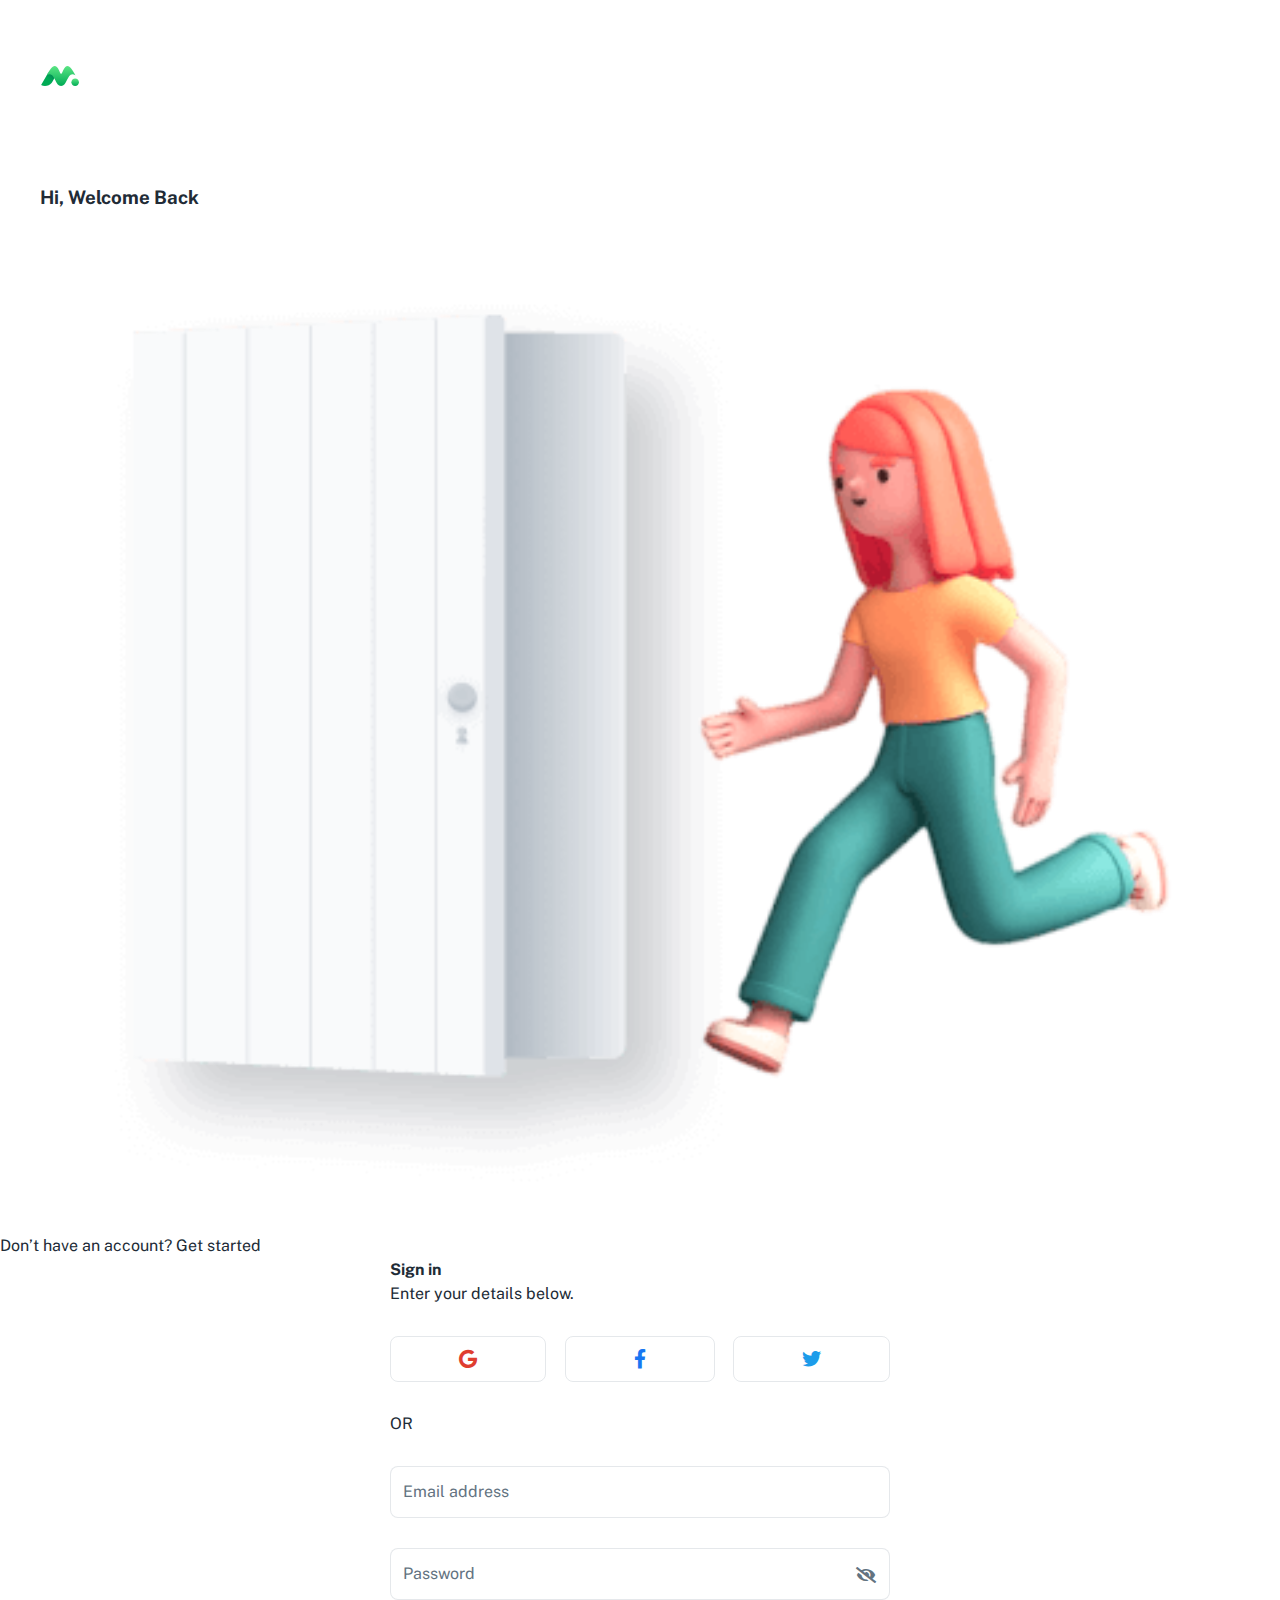
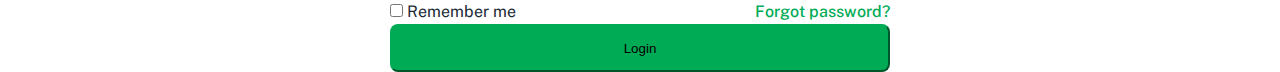
<file: login.html>
<!DOCTYPE html>
<html lang="en">
    <head>
        <meta charset="UTF-8" />
        <meta http-equiv="X-UA-Compatible" content="IE=edge" />
        <meta name="viewport" content="width=device-width, initial-scale=1.0" />
        <title>Login</title>
        <link rel="preconnect" href="https://fonts.googleapis.com" />
        <link rel="preconnect" href="https://fonts.gstatic.com" crossorigin />
        <link
            href="https://fonts.googleapis.com/css2?family=Public+Sans:ital,wght@0,100;0,200;0,300;0,400;0,500;0,600;0,700;0,800;0,900;1,100;1,200;1,300;1,400;1,500;1,600;1,700;1,800;1,900&display=swap"
            rel="stylesheet"
        />
        <link
            rel="stylesheet"
            href="https://cdnjs.cloudflare.com/ajax/libs/font-awesome/5.15.3/css/all.min.css"
        />
        <link
            href="https://cdn.jsdelivr.net/npm/bootstrap@5.0.2/dist/css/bootstrap.min.css"
            rel="stylesheet"
            integrity="sha384-EVSTQN3/azprG1Anm3QDgpJLIm9Nao0Yz1ztcQTwFspd3yD65VohhpuuCOmLASjC"
            crossorigin="anonymous"
        />
        <link rel="stylesheet" href="./assets/styles/main.css" />
    </head>

    <body>
        <div id="app">
            <section id="login">
                <div class="container-fluid">
                    <div class="row">
                        <div class="col-md-4">
                            <div class="card shadow">
                                <img src="./assets/img/logo.svg" width="40" />
                                <h3 class="fw-bold">Hi, Welcome Back</h3>
                                <img
                                    class="mb-5"
                                    src="./assets/img/illustration_login.png"
                                    width="450"
                                />
                            </div>
                        </div>
                        <div class="col-md-8">
                            <div class="text-end p-5">
                                <span>Don’t have an account?</span>
                                <a
                                    href="register.html"
                                    class="text-success fw-bold"
                                    >Get started</a
                                >
                            </div>
                            <div class="sign-in">
                                <h4 class="fw-bold mb-2">Sign in</h4>
                                <span>Enter your details below.</span>
                                <div class="socials">
                                    <button>
                                        <i class="fab fa-google"></i>
                                    </button>
                                    <button>
                                        <i class="fab fa-facebook-f"></i>
                                    </button>
                                    <button>
                                        <i class="fab fa-twitter"></i>
                                    </button>
                                </div>
                                <span
                                    class="
                                        text-secondary
                                        d-flex
                                        justify-content-center
                                    "
                                    >OR</span
                                >
                                <form action="" method="post" id="form-login">
                                    <div class="material-textfield">
                                        <input
                                            placeholder=" "
                                            type="text"
                                            id="email"
                                            name="email"
                                        />
                                        <label>Email address</label>
                                        <span class="message"></span>
                                    </div>
                                    <div class="material-textfield">
                                        <input
                                            placeholder=" "
                                            type="password"
                                            id="password"
                                            name="password"
                                        />
                                        <label>Password</label>
                                        <span class="message"></span>
                                        <div class="show-password">
                                            <i class="fas fa-eye-slash"></i>
                                        </div>
                                    </div>
                                    <div class="mt-4 mb-4 form-check">
                                        <div>
                                            <input
                                                type="checkbox"
                                                class="form-check-input"
                                                id="rememberMe"
                                            />
                                            <label
                                                class="form-check-label"
                                                for="rememberMe"
                                                >Remember me</label
                                            >
                                        </div>
                                        <a href="">Forgot password?</a>
                                    </div>
                                    <button
                                        type="submit"
                                        class="btn btn-success"
                                    >
                                        Login
                                    </button>
                                </form>
                            </div>
                        </div>
                    </div>
                </div>
            </section>
        </div>
        <script
            src="https://cdn.jsdelivr.net/npm/bootstrap@5.0.2/dist/js/bootstrap.bundle.min.js"
            integrity="sha384-MrcW6ZMFYlzcLA8Nl+NtUVF0sA7MsXsP1UyJoMp4YLEuNSfAP+JcXn/tWtIaxVXM"
            crossorigin="anonymous"
        ></script>
        <script src="./assets/js/validate.js"></script>
        <script>
            Validator({
                form: "#form-login",
                formGroupSelector: ".material-textfield",
                errorSelector: ".message",
                rules: [
                    Validator.isRequired("#email"),
                    Validator.isEmail("#email"),
                    Validator.isRequired("#password"),
                    Validator.minLength("#password", 6),
                ],
                onSubmit: function (data) {
                    //Call API
                    console.log(data);
                },
            });
        </script>
    </body>
</html>
</file>
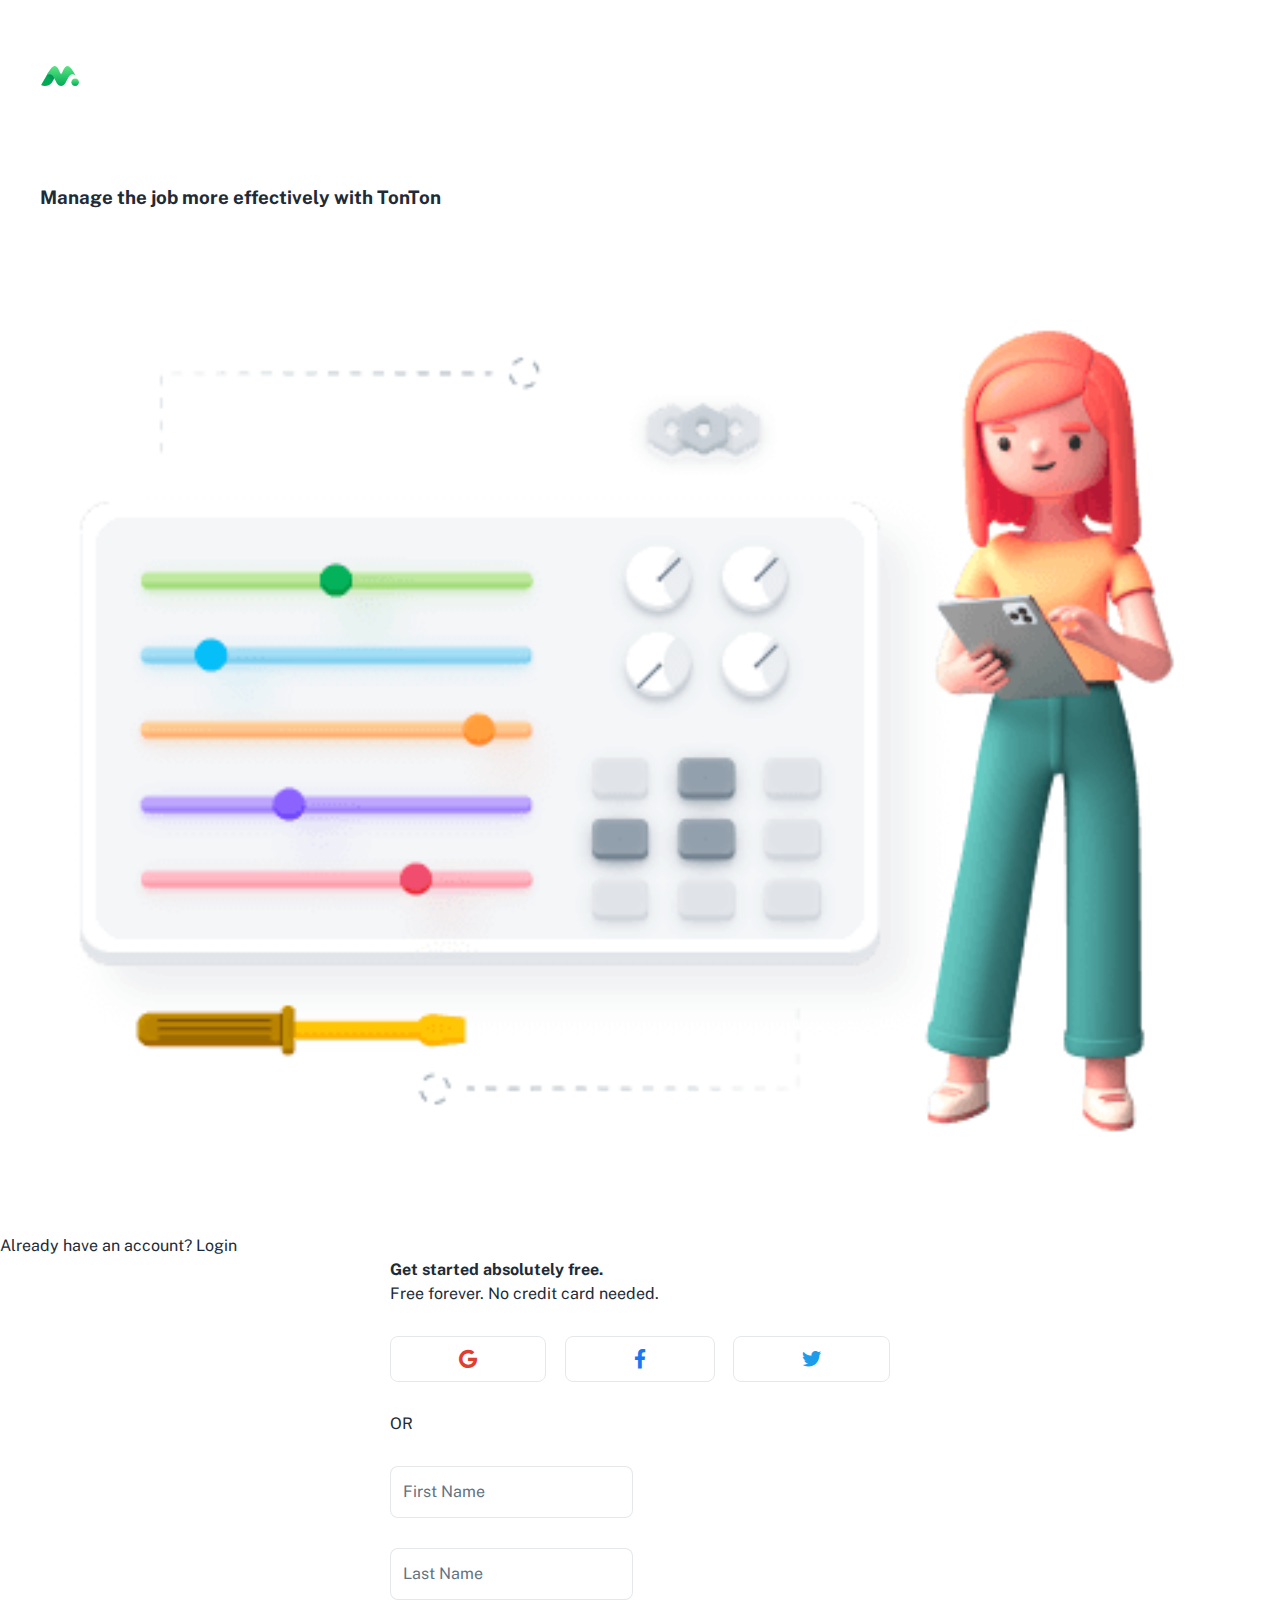
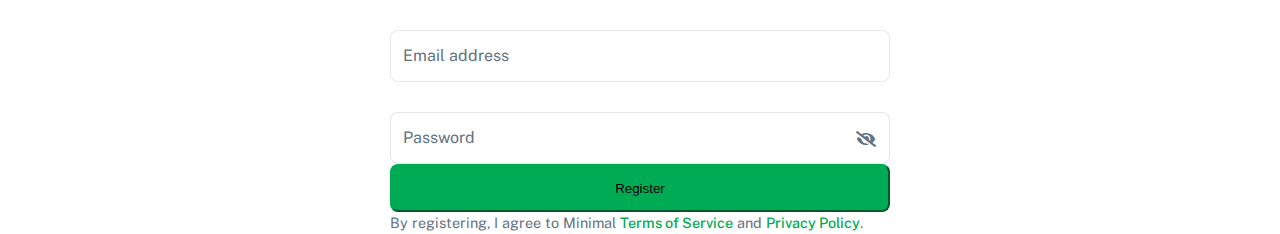
<file: register.html>
<!DOCTYPE html>
<html lang="en">
    <head>
        <meta charset="UTF-8" />
        <meta http-equiv="X-UA-Compatible" content="IE=edge" />
        <meta name="viewport" content="width=device-width, initial-scale=1.0" />
        <title>Register</title>
        <link rel="preconnect" href="https://fonts.googleapis.com" />
        <link rel="preconnect" href="https://fonts.gstatic.com" crossorigin />
        <link
            href="https://fonts.googleapis.com/css2?family=Public+Sans:ital,wght@0,100;0,200;0,300;0,400;0,500;0,600;0,700;0,800;0,900;1,100;1,200;1,300;1,400;1,500;1,600;1,700;1,800;1,900&display=swap"
            rel="stylesheet"
        />
        <link
            rel="stylesheet"
            href="https://cdnjs.cloudflare.com/ajax/libs/font-awesome/5.15.3/css/all.min.css"
        />
        <link
            href="https://cdn.jsdelivr.net/npm/bootstrap@5.0.2/dist/css/bootstrap.min.css"
            rel="stylesheet"
            integrity="sha384-EVSTQN3/azprG1Anm3QDgpJLIm9Nao0Yz1ztcQTwFspd3yD65VohhpuuCOmLASjC"
            crossorigin="anonymous"
        />
        <link rel="stylesheet" href="./assets/styles/main.css" />
    </head>

    <body>
        <div id="app">
            <section id="register">
                <div class="container-fluid">
                    <div class="row">
                        <div class="col-md-4">
                            <div class="card shadow">
                                <img src="./assets/img/logo.svg" width="40" />
                                <h3 class="fw-bold">
                                    Manage the job more effectively with TonTon
                                </h3>
                                <img
                                    class="mb-2"
                                    src="./assets/img/illustration_register.png"
                                    width="450"
                                />
                            </div>
                        </div>
                        <div class="col-md-8">
                            <div class="text-end p-5 pb-3">
                                <span> Already have an account?</span>
                                <a
                                    href="login.html"
                                    class="text-success fw-bold"
                                >
                                    Login
                                </a>
                            </div>
                            <div class="sign-in">
                                <h4 class="fw-bold mb-2">
                                    Get started absolutely free.
                                </h4>
                                <span
                                    >Free forever. No credit card needed.</span
                                >
                                <div class="socials">
                                    <button>
                                        <i class="fab fa-google"></i>
                                    </button>
                                    <button>
                                        <i class="fab fa-facebook-f"></i>
                                    </button>
                                    <button>
                                        <i class="fab fa-twitter"></i>
                                    </button>
                                </div>
                                <span
                                    class="
                                        text-secondary
                                        d-flex
                                        justify-content-center
                                    "
                                    >OR</span
                                >
                                <form
                                    action=""
                                    method="POST"
                                    id="form-register"
                                >
                                    <div
                                        class="
                                            d-flex
                                            justify-content-between
                                            fullname
                                        "
                                    >
                                        <div class="material-textfield">
                                            <input
                                                placeholder=" "
                                                type="text"
                                                id="firstname"
                                                name="firstname"
                                            />
                                            <label>First Name</label>
                                            <span class="message"></span>
                                        </div>
                                        <div class="material-textfield">
                                            <input
                                                placeholder=" "
                                                type="text"
                                                id="lastname"
                                                name="lastname"
                                            />
                                            <label>Last Name</label>
                                            <span class="message"></span>
                                        </div>
                                    </div>
                                    <div class="material-textfield">
                                        <input
                                            placeholder=" "
                                            type="text"
                                            id="email"
                                            name="email"
                                        />
                                        <label>Email address</label>
                                        <span class="message"></span>
                                    </div>
                                    <div class="material-textfield">
                                        <input
                                            placeholder=" "
                                            type="password"
                                            id="password"
                                            name="password"
                                        />
                                        <label>Password</label>
                                        <span class="message"></span>
                                        <div class="show-password">
                                            <i class="fas fa-eye-slash"></i>
                                        </div>
                                    </div>
                                    <button
                                        type="submit"
                                        class="btn btn-success mt-5 mb-4"
                                    >
                                        Register
                                    </button>
                                    <div class="policy text-center">
                                        By registering, I agree to Minimal
                                        <a href="">Terms of Service</a> and
                                        <a href="">Privacy Policy</a>.
                                    </div>
                                </form>
                            </div>
                        </div>
                    </div>
                </div>
            </section>
        </div>
        <script
            src="https://cdn.jsdelivr.net/npm/bootstrap@5.0.2/dist/js/bootstrap.bundle.min.js"
            integrity="sha384-MrcW6ZMFYlzcLA8Nl+NtUVF0sA7MsXsP1UyJoMp4YLEuNSfAP+JcXn/tWtIaxVXM"
            crossorigin="anonymous"
        ></script>
        <script src="./assets/js/validate.js"></script>
        <script>
            Validator({
                form: "#form-register",
                formGroupSelector: ".material-textfield",
                errorSelector: ".message",
                rules: [
                    Validator.isRequired("#firstname"),
                    Validator.isRequired("#lastname"),
                    Validator.isRequired("#email"),
                    Validator.isEmail("#email"),
                    Validator.isRequired("#password"),
                    Validator.minLength("#password", 6),
                ],
                onSubmit: function (data) {
                    //Call API
                    console.log(data);
                },
            });
        </script>
    </body>
</html>
</file>
<file: assets/styles/main.css>
* {
  margin: 0;
  padding: 0;
  -webkit-box-sizing: border-box;
          box-sizing: border-box;
  text-decoration: none;
  list-style-type: none;
}

.h1,
.h2,
.h3,
.h4,
.h5,
.h6,
h1,
h2,
h3,
h4,
h5,
h6 {
  margin: 0;
}

html {
  scroll-behavior: smooth;
}

body {
  background: #fff;
  color: #212b36;
  font-family: "Public Sans", sans-serif;
  font-size: 1rem;
  font-weight: 400;
  line-height: 1.5;
}

body::-webkit-scrollbar {
  width: 12px;
}

body::-webkit-scrollbar-thumb {
  background: #b4bcc3;
  border-radius: 20px;
  border: 3px solid #b4bcc3;
}

.dark {
  background: #212b36;
  color: #fff;
}

.dark .sidebar {
  background: #212b36;
}

.dark .sidebar a {
  color: #fff;
}

.dark .sidebar__user .profile {
  background: rgba(145, 158, 171, 0.06);
}

.dark .sidebar__user .profile .name {
  color: #fff;
}

.dark .sidebar__menu li.active {
  background: rgba(145, 158, 171, 0.06);
}

.dark .sidebar__menu li:hover:not(.active) {
  background: rgba(145, 158, 171, 0.06);
}

.dark header {
  background: #212b36 !important;
  -webkit-box-shadow: 0 0.5rem 1rem rgba(0, 0, 0, 0.15) !important;
          box-shadow: 0 0.5rem 1rem rgba(0, 0, 0, 0.15) !important;
}

.dark header .search-wrapper__icon {
  -webkit-filter: brightness(0) invert(1);
          filter: brightness(0) invert(1);
}

.dark header .toolbar-wrapper {
  background: #212b36 !important;
}

.dark header .toolbar-wrapper img {
  -webkit-filter: brightness(0) invert(1);
          filter: brightness(0) invert(1);
}

.dark header .toolbar-wrapper input {
  background: #212b36 !important;
  color: #fff !important;
}

.dark header .user-wrapper__notification--menu,
.dark header .user-wrapper__profile--menu {
  background: #212b36 !important;
}

.dark header .user-wrapper__notification--menu::before,
.dark header .user-wrapper__profile--menu::before {
  border-color: transparent transparent #212b36 transparent !important;
}

.dark header .user-wrapper__notification--menu a,
.dark header .user-wrapper__profile--menu a {
  background: #212b36 !important;
  color: #fff !important;
}

.dark header .user-wrapper__notification--menu a:hover,
.dark header .user-wrapper__profile--menu a:hover {
  background: rgba(145, 158, 171, 0.06) !important;
  color: #fff !important;
}

.dark header .user-wrapper__notification--menu a .content-noti__text .text-dark,
.dark header .user-wrapper__profile--menu a .content-noti__text .text-dark {
  color: #fff !important;
}

.dark main #dashboard .charts .card {
  background: #212b36;
}

.dark main #dashboard .charts .card .apexcharts-text {
  color: #fff !important;
  fill: #fff !important;
}

.dark main #dashboard .charts .card .apexcharts-tooltip {
  background: #212b36;
}

.dark main #dashboard .charts .card .apexcharts-tooltip-title {
  background: #212b36;
}

.dark main #dashboard .charts .card .apexcharts-legend-text {
  color: #fff !important;
}

.dark main #dashboard .charts .card #piechart {
  display: -webkit-box;
  display: -ms-flexbox;
  display: flex;
  -webkit-box-align: center;
      -ms-flex-align: center;
          align-items: center;
  -webkit-box-pack: center;
      -ms-flex-pack: center;
          justify-content: center;
}

.dark main #dashboard .others .card {
  background: #212b36;
}

.dark main #dashboard .others .card-body #traffic-by-site .text-center p {
  color: #bbb5b5 !important;
}

.dark main #users .search form input {
  border: none;
  background: rgba(145, 158, 171, 0.06);
  -webkit-box-shadow: 0 0.5rem 1rem rgba(0, 0, 0, 0.15) !important;
          box-shadow: 0 0.5rem 1rem rgba(0, 0, 0, 0.15) !important;
  color: #fff;
}

.dark main #users .search form input:focus {
  border: none !important;
}

.dark main #users .search form button {
  -webkit-filter: brightness(0) invert(1);
          filter: brightness(0) invert(1);
}

.dark main #users #users-table {
  color: #fff;
}

.dark main #users #users-table tbody tr:hover {
  background: rgba(145, 158, 171, 0.06);
}

.dark main #users #users-table tbody tr .dropdown-menu {
  background: #212b36;
}

.dark main #users #users-table tbody tr .dropdown-menu li a,
.dark main #users #users-table tbody tr .dropdown-menu li i {
  color: #fff;
}

.dark main #users #users-table tbody tr .dropdown-menu li a:hover,
.dark main #users #users-table tbody tr .dropdown-menu li i:hover {
  background: rgba(145, 158, 171, 0.06) !important;
}

.dark main #users .pagination li {
  color: #fff !important;
}

.dark main #users .pagination li:hover:not(.active) {
  background: rgba(145, 158, 171, 0.06) !important;
}

.dark main #users .pagination-number.active {
  background: #ffd91a;
  color: #212b36 !important;
}

.dark main #products .product-title .action .filters button {
  -webkit-filter: brightness(0) invert(1);
          filter: brightness(0) invert(1);
}

.dark main #products .product-title .action .offcanvas {
  background: #212b36;
}

.dark main #products .product-title .action .offcanvas-header .btn-close,
.dark main #products .product-title .action .offcanvas-header .clear-all img, .dark main #products .product-title .action .offcanvas-body .btn-close,
.dark main #products .product-title .action .offcanvas-body .clear-all img {
  -webkit-filter: brightness(0) invert(1);
          filter: brightness(0) invert(1);
}

.dark main #products .product-title .action .sort-by {
  color: #fff;
}

.dark main #products .product-title .action .dropdown-menu {
  background: #212b36;
}

.dark main #products .product-title .action .dropdown-menu li .dropdown-item {
  color: #fff;
}

.dark main #products .product-title .action .dropdown-menu li .dropdown-item:hover {
  background: rgba(145, 158, 171, 0.06);
}

.dark main #products .product-title .action .dropdown-menu li .dropdown-item:active {
  color: #fff !important;
}

.dark main #products .products .card-body {
  background: #212b36;
}

.dark main #products .products .card-body a {
  color: #fff;
}

.dark main #blogs .form-search input {
  background: #212b36;
  border: none;
  -webkit-box-shadow: 0 0.5rem 1rem rgba(0, 0, 0, 0.15) !important;
          box-shadow: 0 0.5rem 1rem rgba(0, 0, 0, 0.15) !important;
  color: #fff;
}

.dark main #blogs .form-search input:focus {
  border: none !important;
}

.dark main #blogs .form-select {
  background: #212b36 url("data:image/svg+xml,%3csvg xmlns='http://www.w3.org/2000/svg' viewBox='0 0 16 16'%3e%3cpath fill='none' stroke='%23343a40' stroke-linecap='round' stroke-linejoin='round' stroke-width='2' d='M2 5l6 6 6-6'/%3e%3c/svg%3e");
  background-repeat: no-repeat;
  background-position: right 0.75rem center;
  background-size: 16px 12px;
  color: #fff;
}

a {
  color: #212b36;
  text-decoration: none;
}

h4 {
  font-weight: 700;
}

.btn-success {
  background: #00ab55;
  border-color: #00ab55;
  border-radius: 8px;
}

#app {
  width: 100%;
  height: 100%;
}

.sidebar {
  background: #fff;
  border-right: 1px solid rgba(145, 158, 171, 0.24);
  width: 280px;
  height: 100%;
  -webkit-transition: all 0.3s ease;
  transition: all 0.3s ease;
  position: fixed;
  padding: 0;
  margin: 0;
  left: 0;
  top: 0;
  bottom: 0;
  right: 0;
  z-index: 1200;
  z-index: 1202;
}

.sidebar-overlay {
  position: fixed;
  padding: 0;
  margin: 0;
  left: 0;
  top: 0;
  bottom: 0;
  right: 0;
  z-index: 1200;
  background: linear-gradient(75deg, rgba(22, 28, 36, 0.48) 0%, #161c24 100%);
  width: 100vh;
  height: 100vh;
  z-index: 1201;
  opacity: 0;
  visibility: hidden;
  -webkit-transition: all 0.3s ease;
  transition: all 0.3s ease;
}

@media (max-width: 1224px) {
  .sidebar-overlay {
    width: 200vh;
  }
}

.sidebar__logo {
  padding: 24px 20px;
}

.sidebar__logo img {
  width: 40px;
  height: 40px;
}

.sidebar__user {
  margin: 0 20px 40px;
}

.sidebar__user .profile {
  display: -webkit-box;
  display: -ms-flexbox;
  display: flex;
  -webkit-box-align: center;
      -ms-flex-align: center;
          align-items: center;
  background: #f4f6f8;
  border-radius: 12px;
  padding: 16px 20px;
}

.sidebar__user .profile .avatar {
  width: 40px;
  height: 40px;
}

.sidebar__user .profile .avatar img {
  width: 100%;
  height: 100%;
  border-radius: 50%;
}

.sidebar__user .profile .name {
  color: #212b36;
  margin-left: 16px;
}

.sidebar__menu ul {
  margin: 0;
  padding: 0;
}

.sidebar__menu ul li {
  position: relative;
  width: 100%;
  height: 50px;
  display: -webkit-box;
  display: -ms-flexbox;
  display: flex;
  -webkit-box-align: center;
      -ms-flex-align: center;
          align-items: center;
  -webkit-transition: all 0.2s ease-in-out;
  transition: all 0.2s ease-in-out;
}

.sidebar__menu ul li:hover, .sidebar__menu ul li:focus, .sidebar__menu ul li:active {
  background: #f4f6f8;
}

.sidebar__menu ul li a {
  width: 100%;
  color: #637381;
  font-size: 0.875rem;
  text-transform: capitalize;
  padding: 8px 20px 8px 40px;
  position: relative;
  display: -webkit-box;
  display: -ms-flexbox;
  display: flex;
  -webkit-box-align: center;
      -ms-flex-align: center;
          align-items: center;
}

.sidebar__menu ul li a .sidebar-menu__icon {
  width: 30px;
}

.sidebar__menu ul li a .sidebar-menu__icon i {
  font-size: 1.2rem;
}

.sidebar__menu ul li a span {
  margin-left: 8px;
}

.sidebar__menu ul li.active {
  border-radius: 0;
  background: #f4f6f8;
  font-weight: 700;
}

.sidebar__menu ul li.active a {
  color: #00ab55;
}

.sidebar__menu ul li.active::before {
  position: absolute;
  padding: 0;
  margin: 0;
  left: 0;
  top: 0;
  bottom: 0;
  right: 0;
  z-index: 1200;
  background-color: #00ab55;
  content: "";
  width: 3px;
  border-top-left-radius: 4px;
  border-bottom-left-radius: 4px;
  left: unset;
}

.sidebar__menu ul img {
  width: 20px;
  height: 20px;
  margin-right: 16px;
}

.sidebar__darkmode .toggleWrapper {
  position: absolute;
  bottom: 5%;
  left: 50%;
  overflow: hidden;
  padding: 0 200px;
  -webkit-transform: translate3d(-50%, -50%, 0);
          transform: translate3d(-50%, -50%, 0);
}

.sidebar__darkmode .toggleWrapper input {
  position: absolute;
  left: -99em;
}

.sidebar__darkmode .toggle {
  cursor: pointer;
  display: inline-block;
  position: relative;
  width: 90px;
  height: 50px;
  background-color: #83d8ff;
  border-radius: 84px;
  -webkit-transition: background-color 200ms cubic-bezier(0.445, 0.05, 0.55, 0.95);
  transition: background-color 200ms cubic-bezier(0.445, 0.05, 0.55, 0.95);
}

.sidebar__darkmode .toggle:before {
  content: "AM";
  position: absolute;
  left: -50px;
  top: 15px;
  font-size: 18px;
}

.sidebar__darkmode .toggle:after {
  content: "PM";
  position: absolute;
  right: -48px;
  top: 15px;
  font-size: 18px;
  color: #749ed7;
}

.sidebar__darkmode .toggle__handler {
  display: inline-block;
  position: relative;
  z-index: 1;
  top: 3px;
  left: 3px;
  width: 44px;
  height: 44px;
  background-color: #ffcf96;
  border-radius: 50px;
  -webkit-box-shadow: 0 2px 6px rgba(0, 0, 0, 0.3);
          box-shadow: 0 2px 6px rgba(0, 0, 0, 0.3);
  -webkit-transition: all 400ms cubic-bezier(0.68, -0.55, 0.265, 1.55);
  transition: all 400ms cubic-bezier(0.68, -0.55, 0.265, 1.55);
  -webkit-transform: rotate(-45deg);
          transform: rotate(-45deg);
}

.sidebar__darkmode .toggle__handler .crater {
  position: absolute;
  background-color: #e8cda5;
  opacity: 0;
  -webkit-transition: opacity 200ms ease-in-out;
  transition: opacity 200ms ease-in-out;
  border-radius: 100%;
}

.sidebar__darkmode .toggle__handler .crater--1 {
  top: 18px;
  left: 10px;
  width: 4px;
  height: 4px;
}

.sidebar__darkmode .toggle__handler .crater--2 {
  top: 28px;
  left: 22px;
  width: 6px;
  height: 6px;
}

.sidebar__darkmode .toggle__handler .crater--3 {
  top: 10px;
  left: 25px;
  width: 8px;
  height: 8px;
}

.sidebar__darkmode .star {
  position: absolute;
  background-color: #ffffff;
  -webkit-transition: all 300ms cubic-bezier(0.445, 0.05, 0.55, 0.95);
  transition: all 300ms cubic-bezier(0.445, 0.05, 0.55, 0.95);
  border-radius: 50%;
}

.sidebar__darkmode .star--1 {
  top: 10px;
  left: 35px;
  z-index: 0;
  width: 30px;
  height: 3px;
}

.sidebar__darkmode .star--2 {
  top: 18px;
  left: 28px;
  z-index: 1;
  width: 30px;
  height: 3px;
}

.sidebar__darkmode .star--3 {
  top: 27px;
  left: 40px;
  z-index: 0;
  width: 30px;
  height: 3px;
}

.sidebar__darkmode .star--4,
.sidebar__darkmode .star--5,
.sidebar__darkmode .star--6 {
  opacity: 0;
  -webkit-transition: all 300ms 0 cubic-bezier(0.445, 0.05, 0.55, 0.95);
  transition: all 300ms 0 cubic-bezier(0.445, 0.05, 0.55, 0.95);
}

.sidebar__darkmode .star--4 {
  top: 16px;
  left: 11px;
  z-index: 0;
  width: 2px;
  height: 2px;
  -webkit-transform: translate3d(3px, 0, 0);
          transform: translate3d(3px, 0, 0);
}

.sidebar__darkmode .star--5 {
  top: 32px;
  left: 17px;
  z-index: 0;
  width: 3px;
  height: 3px;
  -webkit-transform: translate3d(3px, 0, 0);
          transform: translate3d(3px, 0, 0);
}

.sidebar__darkmode .star--6 {
  top: 36px;
  left: 28px;
  z-index: 0;
  width: 2px;
  height: 2px;
  -webkit-transform: translate3d(3px, 0, 0);
          transform: translate3d(3px, 0, 0);
}

.sidebar__darkmode input:checked + .toggle {
  background-color: #749dd6;
}

.sidebar__darkmode input:checked + .toggle:before {
  color: #749ed7;
}

.sidebar__darkmode input:checked + .toggle:after {
  color: #ffffff;
}

.sidebar__darkmode input:checked + .toggle .toggle__handler {
  background-color: #ffe5b5;
  -webkit-transform: translate3d(40px, 0, 0) rotate(0);
          transform: translate3d(40px, 0, 0) rotate(0);
}

.sidebar__darkmode input:checked + .toggle .toggle__handler .crater {
  opacity: 1;
}

.sidebar__darkmode input:checked + .toggle .star--1 {
  width: 2px;
  height: 2px;
}

.sidebar__darkmode input:checked + .toggle .star--2 {
  width: 4px;
  height: 4px;
  -webkit-transform: translate3d(-5px, 0, 0);
          transform: translate3d(-5px, 0, 0);
}

.sidebar__darkmode input:checked + .toggle .star--3 {
  width: 2px;
  height: 2px;
  -webkit-transform: translate3d(-7px, 0, 0);
          transform: translate3d(-7px, 0, 0);
}

.sidebar__darkmode input:checked + .toggle .star--4,
.sidebar__darkmode input:checked + .toggle .star--5,
.sidebar__darkmode input:checked + .toggle .star--6 {
  opacity: 1;
  -webkit-transform: translate3d(0, 0, 0);
          transform: translate3d(0, 0, 0);
}

.sidebar__darkmode input:checked + .toggle .star--4 {
  -webkit-transition: all 300ms 200ms cubic-bezier(0.445, 0.05, 0.55, 0.95);
  transition: all 300ms 200ms cubic-bezier(0.445, 0.05, 0.55, 0.95);
}

.sidebar__darkmode input:checked + .toggle .star--5 {
  -webkit-transition: all 300ms 300ms cubic-bezier(0.445, 0.05, 0.55, 0.95);
  transition: all 300ms 300ms cubic-bezier(0.445, 0.05, 0.55, 0.95);
}

.sidebar__darkmode input:checked + .toggle .star--6 {
  -webkit-transition: all 300ms 400ms cubic-bezier(0.445, 0.05, 0.55, 0.95);
  transition: all 300ms 400ms cubic-bezier(0.445, 0.05, 0.55, 0.95);
}

@media (max-width: 768px) {
  .sidebar {
    visibility: hidden;
    opacity: 0;
    -webkit-transform: translateX(-280px);
            transform: translateX(-280px);
    -webkit-transition: all 0.3s ease;
    transition: all 0.3s ease;
  }
  .sidebar.show {
    visibility: visible;
    opacity: 1;
    -webkit-transform: translateX(0);
            transform: translateX(0);
  }
  .sidebar.show + .sidebar-overlay {
    visibility: visible;
    opacity: 1;
  }
}

@media (max-width: 1224px) {
  .sidebar {
    visibility: hidden;
    opacity: 0;
    -webkit-transform: translateX(-280px);
            transform: translateX(-280px);
    -webkit-transition: all 0.3s ease;
    transition: all 0.3s ease;
  }
  .sidebar.show {
    visibility: visible;
    opacity: 1;
    -webkit-transform: translateX(0);
            transform: translateX(0);
  }
  .sidebar.show + .sidebar-overlay {
    visibility: visible;
    opacity: 1;
  }
}

.main-content {
  padding-top: 80px;
  padding-left: 280px;
}

@media (max-width: 768px) {
  .main-content {
    padding-left: 0;
  }
}

@media (max-width: 1224px) {
  .main-content {
    padding-left: 0;
  }
}

.main-content header {
  display: -webkit-box;
  display: -ms-flexbox;
  display: flex;
  -webkit-box-align: center;
      -ms-flex-align: center;
          align-items: center;
  position: fixed;
  padding: 0;
  margin: 0;
  left: 0;
  top: 0;
  bottom: 0;
  right: 0;
  z-index: 1200;
  left: 280px;
  -webkit-backdrop-filter: blur(6px);
          backdrop-filter: blur(6px);
  background: rgba(255, 255, 255, 0.72);
  -webkit-box-pack: justify;
      -ms-flex-pack: justify;
          justify-content: space-between;
  padding: 0px 40px;
  height: 88px;
}

@media (max-width: 768px) {
  .main-content header {
    left: 0;
    padding: 0 15px;
  }
}

@media (max-width: 1224px) {
  .main-content header {
    left: 0;
  }
}

.main-content header .search-wrapper__icon {
  display: -webkit-box;
  display: -ms-flexbox;
  display: flex;
  -webkit-box-align: center;
      -ms-flex-align: center;
          align-items: center;
  width: 40px;
  height: 40px;
  border-radius: 50%;
  cursor: pointer;
  -webkit-box-pack: center;
      -ms-flex-pack: center;
          justify-content: center;
}

.main-content header .search-wrapper__icon:hover {
  background: rgba(145, 158, 171, 0.06);
}

@media (max-width: 768px) {
  .main-content header .search-wrapper {
    display: -webkit-box;
    display: -ms-flexbox;
    display: flex;
    -webkit-box-align: center;
        -ms-flex-align: center;
            align-items: center;
  }
}

@media (max-width: 1224px) {
  .main-content header .search-wrapper {
    display: -webkit-box;
    display: -ms-flexbox;
    display: flex;
    -webkit-box-align: center;
        -ms-flex-align: center;
            align-items: center;
  }
}

.main-content header .search-wrapper .menu-wrapper__mobile {
  margin-right: 10px;
  display: -webkit-box;
  display: -ms-flexbox;
  display: flex;
  -webkit-box-align: center;
      -ms-flex-align: center;
          align-items: center;
  width: 40px;
  height: 40px;
  border-radius: 50%;
  cursor: pointer;
  -webkit-box-pack: center;
      -ms-flex-pack: center;
          justify-content: center;
  display: none;
}

@media (max-width: 768px) {
  .main-content header .search-wrapper .menu-wrapper__mobile {
    display: -webkit-box;
    display: -ms-flexbox;
    display: flex;
  }
}

@media (max-width: 1224px) {
  .main-content header .search-wrapper .menu-wrapper__mobile {
    display: -webkit-box;
    display: -ms-flexbox;
    display: flex;
  }
}

.main-content header .search-wrapper .menu-wrapper__mobile:hover {
  background: rgba(145, 158, 171, 0.06);
}

.main-content header .search-wrapper .toolbar-wrapper {
  position: absolute;
  padding: 0;
  margin: 0;
  left: 0;
  top: 0;
  bottom: 0;
  right: 0;
  z-index: 1200;
  display: -webkit-box;
  display: -ms-flexbox;
  display: flex;
  -webkit-box-align: center;
      -ms-flex-align: center;
          align-items: center;
  background: #fff;
  -webkit-box-pack: justify;
      -ms-flex-pack: justify;
          justify-content: space-between;
  height: 88px;
  padding: 0px 40px;
  -webkit-transform: translateY(-100px);
          transform: translateY(-100px);
  -webkit-transition: all 0.4s ease;
  transition: all 0.4s ease;
  visibility: hidden;
  opacity: 0;
}

@media (max-width: 768px) {
  .main-content header .search-wrapper .toolbar-wrapper {
    padding: 0px 25px;
  }
}

.main-content header .search-wrapper .toolbar-wrapper input {
  background: #fff;
  border: none;
  width: 100%;
  outline: none;
  padding: 0 10px;
}

.main-content header .search-wrapper .toolbar-wrapper.show {
  visibility: visible;
  opacity: 1;
  -webkit-transform: translateY(0);
          transform: translateY(0);
}

.main-content header .user-wrapper {
  display: -webkit-box;
  display: -ms-flexbox;
  display: flex;
  -webkit-box-align: center;
      -ms-flex-align: center;
          align-items: center;
}

.main-content header .user-wrapper__darkmode {
  background-image: url(../img/dark.svg);
  background-repeat: no-repeat;
  width: 30px;
  height: 30px;
}

.main-content header .user-wrapper__notification {
  position: relative;
  margin-right: 16px;
  margin-left: 16px;
  margin-top: 2px;
}

.main-content header .user-wrapper__notification:hover .user-wrapper__notification--menu {
  visibility: visible;
  opacity: 1;
  -webkit-transform: translateY(-40px);
          transform: translateY(-40px);
}

.main-content header .user-wrapper__notification:hover .fas.fa-bell {
  color: #00ab55;
}

.main-content header .user-wrapper__notification button {
  width: 40px;
  height: 40px;
  border-radius: 50%;
  border: none;
  background: transparent;
  outline: none;
}

.main-content header .user-wrapper__notification button i {
  color: #637381;
  font-size: 1.2rem;
}

.main-content header .user-wrapper__notification button:hover {
  background: rgba(145, 158, 171, 0.06);
}

.main-content header .user-wrapper__notification--menu {
  position: absolute;
  top: 100px;
  right: 0;
  background: #fff;
  border-radius: 8px;
  width: 360px;
  -webkit-transition: all 0.4s ease;
  transition: all 0.4s ease;
  visibility: hidden;
  opacity: 0;
  z-index: 1200;
}

@media (max-width: 768px) {
  .main-content header .user-wrapper__notification--menu {
    width: 280px;
  }
}

.main-content header .user-wrapper__notification--menu::before {
  content: "";
  position: absolute;
  top: -40px;
  right: 3px;
  border-width: 28px 16px;
  border-style: solid;
  border-color: transparent transparent #fff transparent;
}

.main-content header .user-wrapper__notification--menu .header {
  display: -webkit-box;
  display: -ms-flexbox;
  display: flex;
  -webkit-box-align: center;
      -ms-flex-align: center;
          align-items: center;
  border-bottom: 1px solid rgba(145, 158, 171, 0.24);
  padding: 12px 20px;
  -webkit-box-pack: justify;
      -ms-flex-pack: justify;
          justify-content: space-between;
}

.main-content header .user-wrapper__notification--menu .header span {
  font-weight: 500;
}

.main-content header .user-wrapper__notification--menu .header p {
  color: #637381;
  margin: 0;
  font-size: 0.9rem;
}

.main-content header .user-wrapper__notification--menu .header button {
  display: -webkit-box;
  display: -ms-flexbox;
  display: flex;
  -webkit-box-align: center;
      -ms-flex-align: center;
          align-items: center;
  -webkit-box-pack: center;
      -ms-flex-pack: center;
          justify-content: center;
}

.main-content header .user-wrapper__notification--menu .header button i {
  color: #00ab55;
}

.main-content header .user-wrapper__notification--menu .content-text {
  color: #637381;
  font-size: 0.8rem;
  font-weight: 700;
  padding: 12px 20px;
  text-transform: uppercase;
  letter-spacing: 1.1px;
}

.main-content header .user-wrapper__notification--menu .content-noti a {
  display: -webkit-box;
  display: -ms-flexbox;
  display: flex;
  -webkit-box-align: center;
      -ms-flex-align: center;
          align-items: center;
  background: #f4f6f8;
  padding: 8px 20px;
  margin: 1px 0px 0px;
}

.main-content header .user-wrapper__notification--menu .content-noti a img {
  width: 40px;
  height: 40px;
  border-radius: 50%;
  margin-right: 16px;
}

.main-content header .user-wrapper__notification--menu .content-noti a:hover {
  background: rgba(145, 158, 171, 0.06);
}

.main-content header .user-wrapper__notification--menu .content-noti__text p span {
  color: #637381;
  text-transform: unset;
  font-size: 0.9rem;
  font-weight: 400;
}

.main-content header .user-wrapper__notification--menu .content-noti__text span {
  color: #637381;
  font-size: 0.8rem;
  font-weight: 400;
}

.main-content header .user-wrapper__profile {
  position: relative;
}

.main-content header .user-wrapper__profile:hover .user-wrapper__profile--menu {
  visibility: visible;
  opacity: 1;
  -webkit-transform: translateY(-40px);
          transform: translateY(-40px);
}

.main-content header .user-wrapper__profile--avatar img {
  width: 40px;
  height: 40px;
  border-radius: 50%;
  cursor: pointer;
}

.main-content header .user-wrapper__profile--menu {
  position: absolute;
  top: 100px;
  right: 0;
  background: #fff;
  border-radius: 8px;
  width: 260px;
  -webkit-transition: all 0.4s ease;
  transition: all 0.4s ease;
  visibility: hidden;
  opacity: 0;
  z-index: 1200;
}

@media (max-width: 768px) {
  .main-content header .user-wrapper__profile--menu {
    width: 220px;
  }
}

.main-content header .user-wrapper__profile--menu:hover {
  visibility: visible;
  opacity: 1;
}

.main-content header .user-wrapper__profile--menu .name {
  width: 100%;
  border-bottom: 1px solid rgba(145, 158, 171, 0.24);
  display: -ms-inline-grid;
  display: inline-grid;
  padding: 12px 20px;
}

.main-content header .user-wrapper__profile--menu .name p {
  color: #637381;
  margin: 0;
  font-size: 0.9rem;
}

.main-content header .user-wrapper__profile--menu .profile,
.main-content header .user-wrapper__profile--menu .settings {
  display: -webkit-box;
  display: -ms-flexbox;
  display: flex;
  -webkit-box-align: center;
      -ms-flex-align: center;
          align-items: center;
  color: #212b36;
  width: 100%;
  padding: 8px 20px;
  min-height: 48px;
  font-size: 0.9rem;
}

.main-content header .user-wrapper__profile--menu .profile i,
.main-content header .user-wrapper__profile--menu .settings i {
  font-size: 1.2rem;
}

.main-content header .user-wrapper__profile--menu .profile span,
.main-content header .user-wrapper__profile--menu .settings span {
  margin-left: 16px;
}

.main-content header .user-wrapper__profile--menu .profile:hover,
.main-content header .user-wrapper__profile--menu .settings:hover {
  background: #f4f6f8;
}

.main-content header .user-wrapper__profile--menu .logout {
  display: -webkit-box;
  display: -ms-flexbox;
  display: flex;
  -webkit-box-align: center;
      -ms-flex-align: center;
          align-items: center;
  border: 1px solid rgba(145, 158, 171, 0.24);
  border-radius: 8px;
  margin: 12px 16px 16px;
  -webkit-box-pack: center;
      -ms-flex-pack: center;
          justify-content: center;
  color: #212b36;
}

.main-content header .user-wrapper__profile--menu .logout span {
  padding: 6px 10px;
  font-size: 0.9rem;
  font-weight: 700;
}

.main-content header .user-wrapper__profile--menu .logout:hover {
  background: #f4f6f8;
}

.main-content header .user-wrapper__profile--menu::before {
  content: "";
  position: absolute;
  top: -40px;
  right: 3px;
  border-width: 28px 16px;
  border-style: solid;
  border-color: transparent transparent #fff transparent;
}

.main-content main {
  padding: 30px 40px;
}

@media (max-width: 768px) {
  .main-content main {
    padding: 30px 15px;
  }
}

.main-content main #dashboard .charts .card {
  border: none;
  border-radius: 16px;
}

@media (max-width: 768px) {
  .main-content main #dashboard .charts .card {
    margin-bottom: 24px;
  }
}

.main-content main #dashboard .charts .card #mixedchart .apexcharts-legend {
  inset: unset !important;
  right: 0 !important;
}

.main-content main #dashboard .charts .card #mixedchart .apexcharts-legend-series {
  margin: 2px 12px !important;
}

.main-content main #dashboard .charts .card #mixedchart .apexcharts-legend-text {
  margin-left: 4px !important;
}

@media (max-width: 768px) {
  .main-content main #dashboard .charts .card #piechart {
    display: -webkit-box;
    display: -ms-flexbox;
    display: flex;
    -webkit-box-align: center;
        -ms-flex-align: center;
            align-items: center;
    -webkit-box-pack: center;
        -ms-flex-pack: center;
            justify-content: center;
  }
}

.main-content main #dashboard .charts .card #piechart .apexcharts-legend-series,
.main-content main #dashboard .charts .card #radarchart .apexcharts-legend-series {
  margin: 2px 12px !important;
}

.main-content main #dashboard .charts .card #piechart .apexcharts-legend-text,
.main-content main #dashboard .charts .card #radarchart .apexcharts-legend-text {
  margin-left: 4px !important;
}

.main-content main #dashboard .others .card {
  border: none;
  border-radius: 16px;
}

@media (max-width: 768px) {
  .main-content main #dashboard .others .card {
    margin-bottom: 24px;
  }
}

.main-content main #dashboard .others .card-body #traffic-by-site .text-center {
  border-radius: 8px;
  border: 1px solid rgba(145, 158, 171, 0.24);
  padding: 20px 0;
}

.main-content main #dashboard .others .card-body #traffic-by-site .text-center i {
  font-size: 1.4rem;
}

.main-content main #dashboard .others .card-body #traffic-by-site .text-center .fab.fa-facebook-f {
  color: #1877f2;
}

.main-content main #dashboard .others .card-body #traffic-by-site .text-center .fab.fa-google {
  color: #df3e30;
}

.main-content main #dashboard .others .card-body #traffic-by-site .text-center .fab.fa-linkedin-in {
  color: #006097;
}

.main-content main #dashboard .others .card-body #traffic-by-site .text-center .fab.fa-twitter {
  color: #1c9cea;
}

.main-content main #dashboard .others .card-body #traffic-by-site .text-center h5 {
  margin: 10px 0;
}

.main-content main #dashboard .others .card-body #traffic-by-site .text-center p {
  color: #637381;
  font-size: 0.9rem;
  margin: 0;
}

.main-content main #dashboard .others .card-body #tasks .form-check {
  padding: 0;
}

.main-content main #dashboard .others .card-body #tasks .form-check button {
  width: 40px;
  height: 40px;
  border-radius: 50%;
  border: none;
  background: transparent;
  outline: none;
  cursor: pointer;
}

.main-content main #dashboard .others .card-body #tasks .form-check button:hover {
  background: rgba(145, 158, 171, 0.06);
}

.main-content main #dashboard .others .card-body #tasks .form-check button input {
  border-radius: 0.15rem;
  border: 2px solid #637381;
  float: unset;
  margin-left: 0;
}

.main-content main #dashboard .others .card-body #tasks .form-check button input:checked[type="checkbox"] {
  border-color: #00ab55;
  background: #00ab55 url("data:image/svg+xml,%3csvg xmlns='http://www.w3.org/2000/svg' viewBox='0 0 20 20'%3e%3cpath fill='none' stroke='%23fff' stroke-linecap='round' stroke-linejoin='round' stroke-width='3' d='M6 10l3 3l6-6'/%3e%3c/svg%3e");
}

.main-content main #dashboard .others .card-body #tasks .form-check button input:focus {
  border-color: #00ab55;
}

.main-content main #dashboard .others .card-body #tasks .form-check-label {
  cursor: pointer;
}

.main-content main #dashboard .others .card-body #tasks .form-check.done > .form-check-label {
  color: #637381;
  text-decoration: line-through;
}

@media (max-width: 1024px) and (min-width: 768px) {
  .main-content main #dashboard .cards .sales,
  .main-content main #dashboard .cards .users,
  .main-content main #dashboard .cards .orders,
  .main-content main #dashboard .cards .reports {
    width: 50%;
  }
}

.main-content main #dashboard .cards .sales .card,
.main-content main #dashboard .cards .users .card,
.main-content main #dashboard .cards .orders .card,
.main-content main #dashboard .cards .reports .card {
  border: none;
  border-radius: 16px;
  padding: 40px 0px;
}

@media (max-width: 768px) {
  .main-content main #dashboard .cards .sales .card,
  .main-content main #dashboard .cards .users .card,
  .main-content main #dashboard .cards .orders .card,
  .main-content main #dashboard .cards .reports .card {
    margin-bottom: 15px;
  }
}

@media (max-width: 1224px) {
  .main-content main #dashboard .cards .sales .card,
  .main-content main #dashboard .cards .users .card,
  .main-content main #dashboard .cards .orders .card,
  .main-content main #dashboard .cards .reports .card {
    margin-bottom: 24px;
  }
}

.main-content main #dashboard .cards .sales .card-body,
.main-content main #dashboard .cards .users .card-body,
.main-content main #dashboard .cards .orders .card-body,
.main-content main #dashboard .cards .reports .card-body {
  padding: 0;
}

.main-content main #dashboard .cards .sales .card-body .card-icon,
.main-content main #dashboard .cards .users .card-body .card-icon,
.main-content main #dashboard .cards .orders .card-body .card-icon,
.main-content main #dashboard .cards .reports .card-body .card-icon {
  display: -webkit-box;
  display: -ms-flexbox;
  display: flex;
  -webkit-box-align: center;
      -ms-flex-align: center;
          align-items: center;
  -webkit-box-pack: center;
      -ms-flex-pack: center;
          justify-content: center;
  width: 64px;
  height: 64px;
  border-radius: 50%;
  margin: auto auto 24px;
}

.main-content main #dashboard .cards .sales .card-body .card-icon i,
.main-content main #dashboard .cards .users .card-body .card-icon i,
.main-content main #dashboard .cards .orders .card-body .card-icon i,
.main-content main #dashboard .cards .reports .card-body .card-icon i {
  font-size: 1.4rem;
}

.main-content main #dashboard .cards .sales .card-body h3,
.main-content main #dashboard .cards .users .card-body h3,
.main-content main #dashboard .cards .orders .card-body h3,
.main-content main #dashboard .cards .reports .card-body h3 {
  font-weight: 700;
  line-height: 1.5;
}

.main-content main #dashboard .cards .sales .card {
  background-color: #c8facd;
  color: #005249;
}

.main-content main #dashboard .cards .sales .card .card-icon {
  background: linear-gradient(135deg, rgba(0, 123, 85, 0) 0%, rgba(0, 123, 85, 0.24) 100%);
}

.main-content main #dashboard .cards .users .card {
  color: #04297a;
  background-color: #d0f2ff;
}

.main-content main #dashboard .cards .users .card .card-icon {
  background: linear-gradient(135deg, rgba(12, 83, 183, 0) 0%, rgba(12, 83, 183, 0.24) 100%);
}

.main-content main #dashboard .cards .orders .card {
  color: #7a4f01;
  background-color: #fff7cd;
}

.main-content main #dashboard .cards .orders .card .card-icon {
  background: linear-gradient(135deg, rgba(183, 129, 3, 0) 0%, rgba(183, 129, 3, 0.24) 100%);
}

.main-content main #dashboard .cards .reports .card {
  color: #7a0c2e;
  background-color: #ffe7d9;
}

.main-content main #dashboard .cards .reports .card .card-icon {
  background: linear-gradient(135deg, rgba(183, 33, 54, 0) 0%, rgba(183, 33, 54, 0.24) 100%);
}

.main-content main #users .users .card {
  border: none;
  border-radius: 16px;
  background: unset;
}

.main-content main #users .users .card-body {
  padding: 0;
}

@media (max-width: 768px) {
  .main-content main #users .users .card-body {
    overflow: hidden;
  }
}

.main-content main #users .users .card-body .search {
  padding: 1rem 1rem 0 1rem;
}

.main-content main #users .users .card-body .search form {
  position: relative;
}

.main-content main #users .users .card-body .search form input {
  width: 260px;
  border-radius: 8px;
  padding: 16.5px 14px 16.5px 40px;
  -webkit-transition: all 0.3s ease;
  transition: all 0.3s ease;
}

@media (max-width: 768px) {
  .main-content main #users .users .card-body .search form input {
    width: 180px;
  }
}

.main-content main #users .users .card-body .search form input:focus {
  width: 340px;
  border: 1px solid #ced4da;
  -webkit-box-shadow: 0 0.5rem 1rem rgba(0, 0, 0, 0.15);
          box-shadow: 0 0.5rem 1rem rgba(0, 0, 0, 0.15);
}

@media (max-width: 768px) {
  .main-content main #users .users .card-body .search form input:focus {
    width: 220px;
  }
}

.main-content main #users .users .card-body .search form i {
  position: absolute;
  padding: 0;
  margin: 0;
  left: 0;
  top: 0;
  bottom: 0;
  right: 0;
  z-index: 1200;
  color: #637381;
  top: 22px;
  left: 14px;
  bottom: unset;
  right: unset;
  z-index: 1199;
}

.main-content main #users .users .card-body .search form button {
  width: 40px;
  height: 40px;
  border-radius: 50%;
  background: transparent;
  border: none;
  outline: none;
}

.main-content main #users .users .card-body .search form button:hover {
  background: rgba(145, 158, 171, 0.06);
}

.main-content main #users .users .card-body .selected-action {
  position: absolute;
  padding: 0;
  margin: 0;
  left: 0;
  top: 0;
  bottom: 0;
  right: 0;
  z-index: 1200;
  display: -webkit-box;
  display: -ms-flexbox;
  display: flex;
  -webkit-box-align: center;
      -ms-flex-align: center;
          align-items: center;
  -webkit-box-pack: justify;
      -ms-flex-pack: justify;
          justify-content: space-between;
  padding: 0 30px;
  height: 96px;
  color: #00ab55;
  background-color: #c8facd;
  border-top-left-radius: 16px;
  border-top-right-radius: 16px;
  -webkit-transition: all 0.3s ease;
  transition: all 0.3s ease;
  visibility: hidden;
  opacity: 0;
  z-index: 1199;
}

@media (max-width: 768px) {
  .main-content main #users .users .card-body .selected-action {
    padding: 0 20px;
  }
}

.main-content main #users .users .card-body .selected-action button {
  width: 40px;
  height: 40px;
  border-radius: 50%;
  background: transparent;
  border: none;
  color: #637381;
  outline: none;
  font-size: 1.2rem;
}

.main-content main #users .users .card-body .selected-action button:hover {
  background: rgba(145, 158, 171, 0.06);
}

@media (max-width: 768px) {
  .main-content main #users .users .card-body .selected-action button {
    margin-right: -10px;
  }
}

.main-content main #users .users .card-body .selected-action span {
  font-weight: 700;
}

@media (max-width: 768px) {
  .main-content main #users .users .card-body .table {
    display: block;
    overflow-x: auto;
  }
}

.main-content main #users .users .card-body .table thead tr {
  vertical-align: middle;
}

.main-content main #users .users .card-body .table thead tr th:first-child::after {
  content: "";
  padding: 0;
}

.main-content main #users .users .card-body .table thead tr th {
  cursor: pointer;
}

.main-content main #users .users .card-body .table thead tr th button {
  width: 40px;
  height: 40px;
  border-radius: 50%;
  border: none;
  background: transparent;
  outline: none;
}

.main-content main #users .users .card-body .table thead tr th button:hover {
  background: rgba(145, 158, 171, 0.06);
}

.main-content main #users .users .card-body .table thead tr th button input {
  border-radius: 0.15rem;
  border: 2px solid #637381;
}

.main-content main #users .users .card-body .table thead tr th button input:checked[type="checkbox"] {
  border-color: #00ab55;
  background: #00ab55 url("data:image/svg+xml,%3csvg xmlns='http://www.w3.org/2000/svg' viewBox='0 0 20 20'%3e%3cpath fill='none' stroke='%23fff' stroke-linecap='round' stroke-linejoin='round' stroke-width='3' d='M6 10l3 3l6-6'/%3e%3c/svg%3e");
}

.main-content main #users .users .card-body .table thead tr th button input:focus {
  border-color: #00ab55;
}

.main-content main #users .users .card-body .table thead tr th span i {
  color: #637381;
  cursor: pointer;
  margin-left: 4px;
  -webkit-transition: all 0.3s ease;
  transition: all 0.3s ease;
}

.main-content main #users .users .card-body .table tbody tr {
  height: 68px;
  vertical-align: middle;
}

.main-content main #users .users .card-body .table tbody tr:hover {
  background: #f4f6f8;
}

.main-content main #users .users .card-body .table tbody tr td {
  font-size: 0.9rem;
}

.main-content main #users .users .card-body .table tbody tr td img {
  width: 40px;
  height: 40px;
  border-radius: 50%;
  margin-right: 10px;
}

.main-content main #users .users .card-body .table tbody tr td i {
  color: #637381;
}

.main-content main #users .users .card-body .table tbody tr td button {
  width: 40px;
  height: 40px;
  border-radius: 50%;
  border: none;
  background: transparent;
  outline: none;
}

.main-content main #users .users .card-body .table tbody tr td button:hover {
  background: rgba(145, 158, 171, 0.06);
}

.main-content main #users .users .card-body .table tbody tr td button input {
  border-radius: 0.15rem;
  border: 2px solid #637381;
  cursor: pointer;
}

.main-content main #users .users .card-body .table tbody tr td button input:checked[type="checkbox"] {
  border-color: #00ab55;
  background: #00ab55 url("data:image/svg+xml,%3csvg xmlns='http://www.w3.org/2000/svg' viewBox='0 0 20 20'%3e%3cpath fill='none' stroke='%23fff' stroke-linecap='round' stroke-linejoin='round' stroke-width='3' d='M6 10l3 3l6-6'/%3e%3c/svg%3e");
}

.main-content main #users .users .card-body .table tbody tr td button input:focus {
  border-color: #00ab55;
}

.main-content main #users .users .card-body .table tbody tr .dropdown {
  text-align: right;
}

.main-content main #users .users .card-body .table tbody tr .dropdown button::after {
  display: none;
}

.main-content main #users .users .card-body .table tbody tr .dropdown-menu {
  border: none;
  border-radius: 8px;
  -webkit-box-shadow: 0 0.5rem 1rem rgba(0, 0, 0, 0.15);
          box-shadow: 0 0.5rem 1rem rgba(0, 0, 0, 0.15);
}

.main-content main #users .users .card-body .table tbody tr .dropdown-item {
  color: #637381;
  font-size: 0.9rem;
}

.main-content main #users .users .card-body .table tbody tr .dropdown-item i {
  font-size: 1rem;
  margin: 6px 20px 6px 10px;
}

.main-content main #users .users .card-body .table tbody tr .dropdown-item:active {
  background: #f4f6f8;
}

.main-content main #users .users .card-body .pagination {
  display: block;
  list-style: none;
  padding: 8px;
  text-align: right;
}

.main-content main #users .users .card-body .pagination li {
  border-radius: 2px;
  color: #212b36;
  display: inline-block;
  margin: 0;
  -webkit-transition: 0.15s ease-in;
  transition: 0.15s ease-in;
  cursor: pointer;
}

.main-content main #users .users .card-body .pagination li:hover:not(.active) {
  background: rgba(233, 30, 99, 0.12);
}

.main-content main #users .users .card-body .pagination-number,
.main-content main #users .users .card-body .pagination-arrow i {
  vertical-align: middle;
}

.main-content main #users .users .card-body .pagination-number {
  border-radius: 50% !important;
  font-size: 1rem;
  text-align: center;
  line-height: 24px;
  min-width: 40px;
  padding: 8px 0;
}

.main-content main #users .users .card-body .pagination-number.active {
  background: #ffd91a;
}

.main-content main #users .users .card-body .pagination-arrow i {
  font-size: 16px;
  padding: 8px;
}

@media (max-width: 768px) {
  .main-content main #users .users .card-body .pagination {
    text-align: center;
  }
}

.main-content main #products .product-title .action {
  display: -webkit-box;
  display: -ms-flexbox;
  display: flex;
  -webkit-box-align: center;
      -ms-flex-align: center;
          align-items: center;
  -webkit-box-pack: end;
      -ms-flex-pack: end;
          justify-content: flex-end;
}

@media (max-width: 768px) {
  .main-content main #products .product-title .action {
    margin-top: 2rem;
  }
}

.main-content main #products .product-title .action .filters {
  cursor: pointer;
  padding-left: 8px;
}

.main-content main #products .product-title .action .filters span {
  font-size: 0.9rem;
  font-weight: 700;
}

.main-content main #products .product-title .action .filters button {
  width: 40px;
  height: 40px;
  border-radius: 50%;
  background: transparent;
  border: none;
  outline: none;
}

.main-content main #products .product-title .action .filters:hover {
  background: rgba(145, 158, 171, 0.06);
  border-radius: 8px;
}

.main-content main #products .product-title .action .offcanvas {
  width: 280px;
  z-index: 1203;
  -webkit-transition: all 0.3s ease;
  transition: all 0.3s ease;
}

.main-content main #products .product-title .action .offcanvas-header {
  border-bottom: 1px solid rgba(145, 158, 171, 0.24);
  padding: 1.6rem 1rem;
}

.main-content main #products .product-title .action .offcanvas-header .btn-close {
  border-radius: 50%;
}

.main-content main #products .product-title .action .offcanvas-header .btn-close:hover {
  background: rgba(145, 158, 171, 0.06) url("data:image/svg+xml,%3csvg xmlns='http://www.w3.org/2000/svg' viewBox='0 0 16 16' fill='%23000'%3e%3cpath d='M.293.293a1 1 0 011.414 0L8 6.586 14.293.293a1 1 0 111.414 1.414L9.414 8l6.293 6.293a1 1 0 01-1.414 1.414L8 9.414l-6.293 6.293a1 1 0 01-1.414-1.414L6.586 8 .293 1.707a1 1 0 010-1.414z'/%3e%3c/svg%3e") center/1em auto no-repeat;
}

.main-content main #products .product-title .action .offcanvas-body .gender .form-check,
.main-content main #products .product-title .action .offcanvas-body .category .form-check,
.main-content main #products .product-title .action .offcanvas-body .price .form-check {
  margin: 16px;
}

.main-content main #products .product-title .action .offcanvas-body .gender .form-check-input,
.main-content main #products .product-title .action .offcanvas-body .gender .form-check label,
.main-content main #products .product-title .action .offcanvas-body .category .form-check-input,
.main-content main #products .product-title .action .offcanvas-body .category .form-check label,
.main-content main #products .product-title .action .offcanvas-body .price .form-check-input,
.main-content main #products .product-title .action .offcanvas-body .price .form-check label {
  cursor: pointer;
}

.main-content main #products .product-title .action .offcanvas-body .gender .form-check-input[type="checkbox"],
.main-content main #products .product-title .action .offcanvas-body .category .form-check-input[type="checkbox"],
.main-content main #products .product-title .action .offcanvas-body .price .form-check-input[type="checkbox"] {
  border-radius: 0.15rem;
  border: 2px solid #637381;
}

.main-content main #products .product-title .action .offcanvas-body .gender .form-check-input[type="checkbox"]:checked,
.main-content main #products .product-title .action .offcanvas-body .category .form-check-input[type="checkbox"]:checked,
.main-content main #products .product-title .action .offcanvas-body .price .form-check-input[type="checkbox"]:checked {
  border-color: #00ab55;
  background: #00ab55 url("data:image/svg+xml,%3csvg xmlns='http://www.w3.org/2000/svg' viewBox='0 0 20 20'%3e%3cpath fill='none' stroke='%23fff' stroke-linecap='round' stroke-linejoin='round' stroke-width='3' d='M6 10l3 3l6-6'/%3e%3c/svg%3e");
}

.main-content main #products .product-title .action .offcanvas-body .gender .form-check-input[type="radio"],
.main-content main #products .product-title .action .offcanvas-body .category .form-check-input[type="radio"],
.main-content main #products .product-title .action .offcanvas-body .price .form-check-input[type="radio"] {
  border: 2px solid #637381;
}

.main-content main #products .product-title .action .offcanvas-body .gender .form-check-input[type="radio"]:checked,
.main-content main #products .product-title .action .offcanvas-body .category .form-check-input[type="radio"]:checked,
.main-content main #products .product-title .action .offcanvas-body .price .form-check-input[type="radio"]:checked {
  border-color: #00ab55;
  background: #00ab55 url("data:image/svg+xml,%3csvg xmlns='http://www.w3.org/2000/svg' viewBox='-4 -4 8 8'%3e%3ccircle r='2' fill='%23fff'/%3e%3c/svg%3e");
}

.main-content main #products .product-title .action .offcanvas-body .gender .form-check-input:focus,
.main-content main #products .product-title .action .offcanvas-body .category .form-check-input:focus,
.main-content main #products .product-title .action .offcanvas-body .price .form-check-input:focus {
  border-color: #00ab55;
}

.main-content main #products .product-title .action .offcanvas-body .rating .form-check {
  border-radius: 8px;
  margin: 16px 8px 16px 0;
  cursor: pointer;
}

.main-content main #products .product-title .action .offcanvas-body .rating .form-check i {
  margin-right: 4px;
}

.main-content main #products .product-title .action .offcanvas-body .rating .form-check .fas.fa-star {
  color: #faaf00;
}

.main-content main #products .product-title .action .offcanvas-body .rating .form-check .far.fa-star {
  color: rgba(145, 158, 171, 0.8);
}

.main-content main #products .product-title .action .offcanvas-body .rating .form-check:hover {
  background: rgba(145, 158, 171, 0.06);
}

.main-content main #products .product-title .action .offcanvas-body .clear-all {
  display: -webkit-box;
  display: -ms-flexbox;
  display: flex;
  -webkit-box-align: center;
      -ms-flex-align: center;
          align-items: center;
  -webkit-box-pack: center;
      -ms-flex-pack: center;
          justify-content: center;
  border-radius: 8px;
  border: 1px solid rgba(145, 158, 171, 0.32);
  height: 48px;
  cursor: pointer;
}

.main-content main #products .product-title .action .offcanvas-body .clear-all:hover {
  background: rgba(145, 158, 171, 0.06);
}

.main-content main #products .product-title .action .offcanvas-body::-webkit-scrollbar {
  width: 8px;
}

.main-content main #products .product-title .action .offcanvas-body::-webkit-scrollbar-thumb {
  background: #b4bcc3;
  border-radius: 20px;
  border: 3px solid #b4bcc3;
}

.main-content main #products .product-title .action .modal-backdrop {
  z-index: 1202;
}

.main-content main #products .product-title .action .sort-by {
  display: -webkit-box;
  display: -ms-flexbox;
  display: flex;
  -webkit-box-align: center;
      -ms-flex-align: center;
          align-items: center;
  border: none;
  background: transparent;
  cursor: pointer;
  margin-left: 20px;
  padding: 8px;
}

.main-content main #products .product-title .action .sort-by h6 {
  font-size: 0.9rem;
  font-weight: 700;
  margin-right: 8px;
}

.main-content main #products .product-title .action .sort-by h6 span {
  font-weight: 400;
}

.main-content main #products .product-title .action .sort-by:hover {
  background: rgba(145, 158, 171, 0.06);
  border-radius: 8px;
}

.main-content main #products .product-title .action .dropdown-menu {
  border: none;
  border-radius: 8px;
}

.main-content main #products .product-title .action .dropdown-menu li.active {
  background: rgba(145, 158, 171, 0.06);
}

.main-content main #products .product-title .action .dropdown-menu li .dropdown-item {
  font-size: 0.9rem;
}

.main-content main #products .product-title .action .dropdown-menu li .dropdown-item:active {
  background: rgba(145, 158, 171, 0.06);
  color: #212b36;
}

@media (max-width: 1024px) and (min-width: 768px) {
  .main-content main #products .products-list .col-md-3 {
    width: 50%;
  }
}

.main-content main #products .products-list .card {
  border: none;
  border-radius: 16px;
  margin-bottom: 24px;
}

.main-content main #products .products-list .card .sale,
.main-content main #products .products-list .card .new {
  height: 22px;
  border-radius: 8px;
  display: -webkit-box;
  display: -ms-flexbox;
  display: flex;
  -webkit-box-align: center;
      -ms-flex-align: center;
          align-items: center;
  -webkit-box-pack: center;
      -ms-flex-pack: center;
          justify-content: center;
  padding: 0px 8px;
  color: white;
  font-size: 0.75rem;
  font-weight: 700;
  top: 16px;
  right: 16px;
  position: absolute;
  text-transform: uppercase;
}

.main-content main #products .products-list .card .sale {
  background: #ff4842;
}

.main-content main #products .products-list .card .new {
  background: #1890ff;
}

.main-content main #products .products-list .card img {
  border-top-left-radius: 16px;
  border-top-right-radius: 16px;
  height: 270px;
  -o-object-fit: cover;
     object-fit: cover;
}

.main-content main #products .products-list .card-body a .card-title {
  font-weight: 700;
  font-size: 0.9rem;
  overflow: hidden;
  text-overflow: ellipsis;
  white-space: nowrap;
}

.main-content main #products .products-list .card-body a:hover {
  color: #00ab55;
}

.main-content main #products .products-list .card-body .card-text {
  display: -webkit-box;
  display: -ms-flexbox;
  display: flex;
  -webkit-box-align: center;
      -ms-flex-align: center;
          align-items: center;
  -webkit-box-pack: justify;
      -ms-flex-pack: justify;
          justify-content: space-between;
}

.main-content main #products .products-list .card-body .card-text .color {
  display: -webkit-box;
  display: -ms-flexbox;
  display: flex;
}

.main-content main #products .products-list .card-body .card-text .color div {
  margin-left: -4px;
  border-radius: 50%;
  width: 16px;
  height: 16px;
  border: 2px solid white;
  -webkit-box-shadow: rgba(0, 0, 0, 0.15) 2.4px 2.4px 3.2px;
          box-shadow: rgba(0, 0, 0, 0.15) 2.4px 2.4px 3.2px;
}

.main-content main #products .products-list .card-body .card-text .color .red {
  background: red;
}

.main-content main #products .products-list .card-body .card-text .color .green {
  background: green;
}

.main-content main #products .products-list .card-body .card-text .color .black {
  background: black;
}

.main-content main #products .products-list .card-body .card-text .color .white {
  background: white;
}

.main-content main #products .products-list .card-body .card-text .color .pink {
  background: pink;
}

.main-content main #products .products-list .card-body .card-text .color .blue {
  background: blue;
}

.main-content main #products .products-list .card-body .card-text .color .yellow {
  background: yellow;
}

.main-content main #products .products-list .card-body .card-text .color div:first-child {
  margin-left: 0;
}

.main-content main #products .products-list .card-body .card-text .price-old {
  color: #637381;
  text-decoration: line-through;
  margin-right: 4px;
}

.main-content main #blogs .form-search {
  position: relative;
}

.main-content main #blogs .form-search input {
  width: 260px;
  border-radius: 8px;
  padding: 6.5px 14px 6.5px 40px;
  -webkit-transition: all 0.3s ease;
  transition: all 0.3s ease;
}

@media (max-width: 768px) {
  .main-content main #blogs .form-search input {
    width: 180px;
  }
}

.main-content main #blogs .form-search input:focus {
  width: 340px;
  border: 1px solid #ced4da;
  -webkit-box-shadow: 0 0.5rem 1rem rgba(0, 0, 0, 0.15);
          box-shadow: 0 0.5rem 1rem rgba(0, 0, 0, 0.15);
}

@media (max-width: 768px) {
  .main-content main #blogs .form-search input:focus {
    width: 200px;
  }
}

.main-content main #blogs .form-search i {
  position: absolute;
  padding: 0;
  margin: 0;
  left: 0;
  top: 0;
  bottom: 0;
  right: 0;
  z-index: 1200;
  z-index: 1199;
  color: #637381;
  top: 12px;
  left: 14px;
  bottom: unset;
  right: unset;
}

.main-content main #blogs .form-search button {
  width: 40px;
  height: 40px;
  border-radius: 50%;
  background: transparent;
  border: none;
  outline: none;
}

.main-content main #blogs .form-search button:hover {
  background: #f4f6f8;
}

.main-content main #blogs .form-select {
  border-radius: 8px;
  width: 10%;
}

@media (max-width: 768px) {
  .main-content main #blogs .form-select {
    width: 30%;
  }
}

.main-content main #blogs .form-select:focus {
  border: 1px solid #00ab55;
  -webkit-box-shadow: none;
          box-shadow: none;
}

.main-content main #blogs .blogs-list .card {
  border-radius: 16px;
  margin-bottom: 24px;
}

.main-content main #blogs .blogs-list .card img {
  border-radius: 16px;
  -o-object-fit: cover;
     object-fit: cover;
}

.main-content main #blogs .blogs-list .card-avatar {
  position: absolute;
  padding: 0;
  margin: 0;
  left: 0;
  top: 0;
  bottom: 0;
  right: 0;
  z-index: 1200;
  z-index: 1199;
  bottom: unset;
}

.main-content main #blogs .blogs-list .card-avatar img {
  width: 40px;
  height: 40px;
  border-radius: 50%;
  margin: 1rem;
}

.main-content main #blogs .blogs-list .card-img-overlay {
  background: rgba(0, 0, 0, 0.5);
  border-bottom-left-radius: 16px;
  border-bottom-right-radius: 16px;
  top: unset;
}

.main-content main #blogs .blogs-list .card-img-overlay .card-created {
  color: #637381;
  font-size: 0.75rem;
  font-weight: 700;
}

.main-content main #blogs .blogs-list .card-img-overlay .card-title {
  display: block;
  color: #fff;
  line-height: 1.5;
  font-weight: 700;
  font-size: 1.2rem;
}

.main-content main #blogs .blogs-list .card-img-overlay .card-actions {
  display: -webkit-box;
  display: -ms-flexbox;
  display: flex;
  -webkit-box-align: center;
      -ms-flex-align: center;
          align-items: center;
  -webkit-box-pack: end;
      -ms-flex-pack: end;
          justify-content: flex-end;
  color: #637381;
  font-size: 0.75rem;
  font-weight: 500;
}

@-webkit-keyframes fadein {
  from {
    opacity: 0;
    -webkit-transform: scale(0);
            transform: scale(0);
  }
  to {
    opacity: 1;
    -webkit-transform: scale(1.1);
            transform: scale(1.1);
  }
}

@keyframes fadein {
  from {
    opacity: 0;
    -webkit-transform: scale(0);
            transform: scale(0);
  }
  to {
    opacity: 1;
    -webkit-transform: scale(1.1);
            transform: scale(1.1);
  }
}

#page-not-found {
  overflow: hidden;
}

#page-not-found h3 {
  -webkit-animation: fadein 0.3s ease;
          animation: fadein 0.3s ease;
}

@media (max-width: 768px) {
  #page-not-found p {
    padding: 0 25px;
    text-align: justify;
  }
}

#page-not-found img {
  -webkit-animation: fadein 0.3s ease;
          animation: fadein 0.3s ease;
}

@media (max-width: 768px) {
  #page-not-found img {
    width: 300px;
  }
}

#login .card,
#register .card {
  height: 100%;
  border-radius: 16px;
  border: none;
  margin: 16px 0;
}

#login .card img:first-child,
#login .card h3,
#register .card img:first-child,
#register .card h3 {
  margin: 40px;
  line-height: 1.5;
}

#login .card img:last-child,
#register .card img:last-child {
  width: 100%;
}

@media (max-width: 768px) {
  #login .card,
  #register .card {
    display: none;
  }
}

@media (max-width: 768px) {
  #login .text-end,
  #register .text-end {
    padding: 3rem 1.5rem !important;
    text-align: center !important;
  }
}

#login .sign-in,
#register .sign-in {
  max-width: 500px;
  margin: 0 auto;
}

@media (max-width: 768px) {
  #login .sign-in,
  #register .sign-in {
    text-align: center;
  }
}

#login .sign-in .socials,
#register .sign-in .socials {
  display: -webkit-box;
  display: -ms-flexbox;
  display: flex;
  -webkit-box-align: center;
      -ms-flex-align: center;
          align-items: center;
  -webkit-box-pack: justify;
      -ms-flex-pack: justify;
          justify-content: space-between;
  margin: 30px 0;
}

#login .sign-in .socials button,
#register .sign-in .socials button {
  border-radius: 8px;
  background: transparent;
  border: 1px solid rgba(145, 158, 171, 0.24);
  outline: none;
  padding: 12px 68px;
}

@media (max-width: 768px) {
  #login .sign-in .socials button,
  #register .sign-in .socials button {
    padding: 12px 42px;
  }
}

#login .sign-in .socials button i,
#register .sign-in .socials button i {
  font-size: 1.2rem;
}

#login .sign-in .socials button .fab.fa-google,
#register .sign-in .socials button .fab.fa-google {
  color: #df3e30;
}

#login .sign-in .socials button .fab.fa-facebook-f,
#register .sign-in .socials button .fab.fa-facebook-f {
  color: #1877f2;
}

#login .sign-in .socials button .fab.fa-twitter,
#register .sign-in .socials button .fab.fa-twitter {
  color: #1c9cea;
}

#login .sign-in .socials button:hover,
#register .sign-in .socials button:hover {
  background: rgba(145, 158, 171, 0.06);
}

#login .sign-in .divider,
#register .sign-in .divider {
  margin: 40px 0;
  position: relative;
  width: 100%;
  border-top: thin solid rgba(145, 158, 171, 0.24);
}

#login .sign-in .divider::before,
#register .sign-in .divider::before {
  position: absolute;
  padding: 0;
  margin: 0;
  left: 0;
  top: 0;
  bottom: 0;
  right: 0;
  z-index: 1200;
  background-color: #fff;
  content: "OR";
  color: #637381;
  font-size: 0.9rem;
  padding: 0 10px;
  left: 50%;
  right: unset;
  top: -12px;
  -webkit-transform: translateX(-50%);
          transform: translateX(-50%);
}

#login .sign-in form .fullname .material-textfield,
#register .sign-in form .fullname .material-textfield {
  width: 48.666667%;
}

#login .sign-in form .material-textfield,
#register .sign-in form .material-textfield {
  position: relative;
  margin-top: 30px;
}

#login .sign-in form .material-textfield label,
#register .sign-in form .material-textfield label {
  position: absolute;
  font-size: 1rem;
  left: 0;
  top: 50%;
  -webkit-transform: translateY(-50%);
          transform: translateY(-50%);
  background: #fff;
  color: #637381;
  padding: 0 0.3rem;
  margin: 0 0.5rem;
  -webkit-transition: 0.1s ease-out;
  transition: 0.1s ease-out;
  -webkit-transform-origin: left top;
          transform-origin: left top;
  pointer-events: none;
}

#login .sign-in form .material-textfield input,
#register .sign-in form .material-textfield input {
  width: 100%;
  font-size: 1rem;
  outline: none;
  border: 1px solid rgba(145, 158, 171, 0.24);
  border-radius: 8px;
  padding: 1rem 0.7rem;
  color: #212b36;
  -webkit-transition: 0.1s ease-out;
  transition: 0.1s ease-out;
}

#login .sign-in form .material-textfield input:hover,
#register .sign-in form .material-textfield input:hover {
  border-color: #212b36;
}

#login .sign-in form .material-textfield input:focus,
#register .sign-in form .material-textfield input:focus {
  border-color: #00ab55;
}

#login .sign-in form .material-textfield input:focus + label,
#register .sign-in form .material-textfield input:focus + label {
  color: #00ab55;
  top: 0;
  -webkit-transform: translateY(-50%) scale(0.9);
          transform: translateY(-50%) scale(0.9);
}

#login .sign-in form .material-textfield input:not(:placeholder-shown) + label,
#register .sign-in form .material-textfield input:not(:placeholder-shown) + label {
  top: 0;
  -webkit-transform: translateY(-50%) scale(0.9);
          transform: translateY(-50%) scale(0.9);
}

#login .sign-in form .material-textfield .message,
#register .sign-in form .material-textfield .message {
  position: absolute;
  top: 100%;
  left: 12px;
  color: #ff4842;
  font-size: 0.9rem;
  line-height: 1.5;
}

#login .sign-in form .material-textfield.invalid input,
#login .sign-in form .material-textfield.invalid label,
#register .sign-in form .material-textfield.invalid input,
#register .sign-in form .material-textfield.invalid label {
  border-color: #ff4842;
  color: #ff4842 !important;
}

#login .sign-in form .material-textfield .show-password,
#register .sign-in form .material-textfield .show-password {
  position: absolute;
  padding: 0;
  margin: 0;
  left: 0;
  top: 0;
  bottom: 0;
  right: 0;
  z-index: 1200;
  left: unset;
  bottom: unset;
  top: 30%;
  right: 14px;
  cursor: pointer;
}

#login .sign-in form .material-textfield .show-password i,
#register .sign-in form .material-textfield .show-password i {
  color: #637381;
}

#login .sign-in form .form-check,
#register .sign-in form .form-check {
  display: -webkit-box;
  display: -ms-flexbox;
  display: flex;
  -webkit-box-align: center;
      -ms-flex-align: center;
          align-items: center;
  -webkit-box-pack: justify;
      -ms-flex-pack: justify;
          justify-content: space-between;
}

#login .sign-in form .form-check input,
#login .sign-in form .form-check label,
#register .sign-in form .form-check input,
#register .sign-in form .form-check label {
  cursor: pointer;
}

#login .sign-in form .form-check input:checked[type="checkbox"],
#login .sign-in form .form-check label:checked[type="checkbox"],
#register .sign-in form .form-check input:checked[type="checkbox"],
#register .sign-in form .form-check label:checked[type="checkbox"] {
  border-color: #00ab55;
  background: #00ab55 url("data:image/svg+xml,%3csvg xmlns='http://www.w3.org/2000/svg' viewBox='0 0 20 20'%3e%3cpath fill='none' stroke='%23fff' stroke-linecap='round' stroke-linejoin='round' stroke-width='3' d='M6 10l3 3l6-6'/%3e%3c/svg%3e");
}

#login .sign-in form .form-check input:focus,
#login .sign-in form .form-check label:focus,
#register .sign-in form .form-check input:focus,
#register .sign-in form .form-check label:focus {
  border-color: #00ab55;
}

#login .sign-in form .form-check a,
#register .sign-in form .form-check a {
  color: #00ab55;
  font-weight: 500;
}

#login .sign-in form .btn-success,
#register .sign-in form .btn-success {
  width: 100%;
  height: 48px;
}

#login .sign-in form .policy,
#register .sign-in form .policy {
  color: #637381;
  font-size: 0.9rem;
}

@media (max-width: 768px) {
  #login .sign-in form .policy,
  #register .sign-in form .policy {
    margin-bottom: 40px;
  }
}

#login .sign-in form .policy a,
#register .sign-in form .policy a {
  color: #00ab55;
  font-weight: 500;
}

.to-top {
  display: -webkit-box;
  display: -ms-flexbox;
  display: flex;
  -webkit-box-align: center;
      -ms-flex-align: center;
          align-items: center;
  -webkit-box-pack: center;
      -ms-flex-pack: center;
          justify-content: center;
  position: fixed;
  bottom: 20px;
  right: 20px;
  width: 40px;
  height: 40px;
  border-radius: 50%;
  background: #00ab55;
  opacity: 0;
  pointer-events: none;
  -webkit-transition: all 0.4s ease;
  transition: all 0.4s ease;
  cursor: pointer;
}

.to-top i {
  color: #fff;
}

.to-top.show {
  opacity: 1;
  pointer-events: auto;
  bottom: 80px;
}
/*# sourceMappingURL=main.css.map */
</file>
